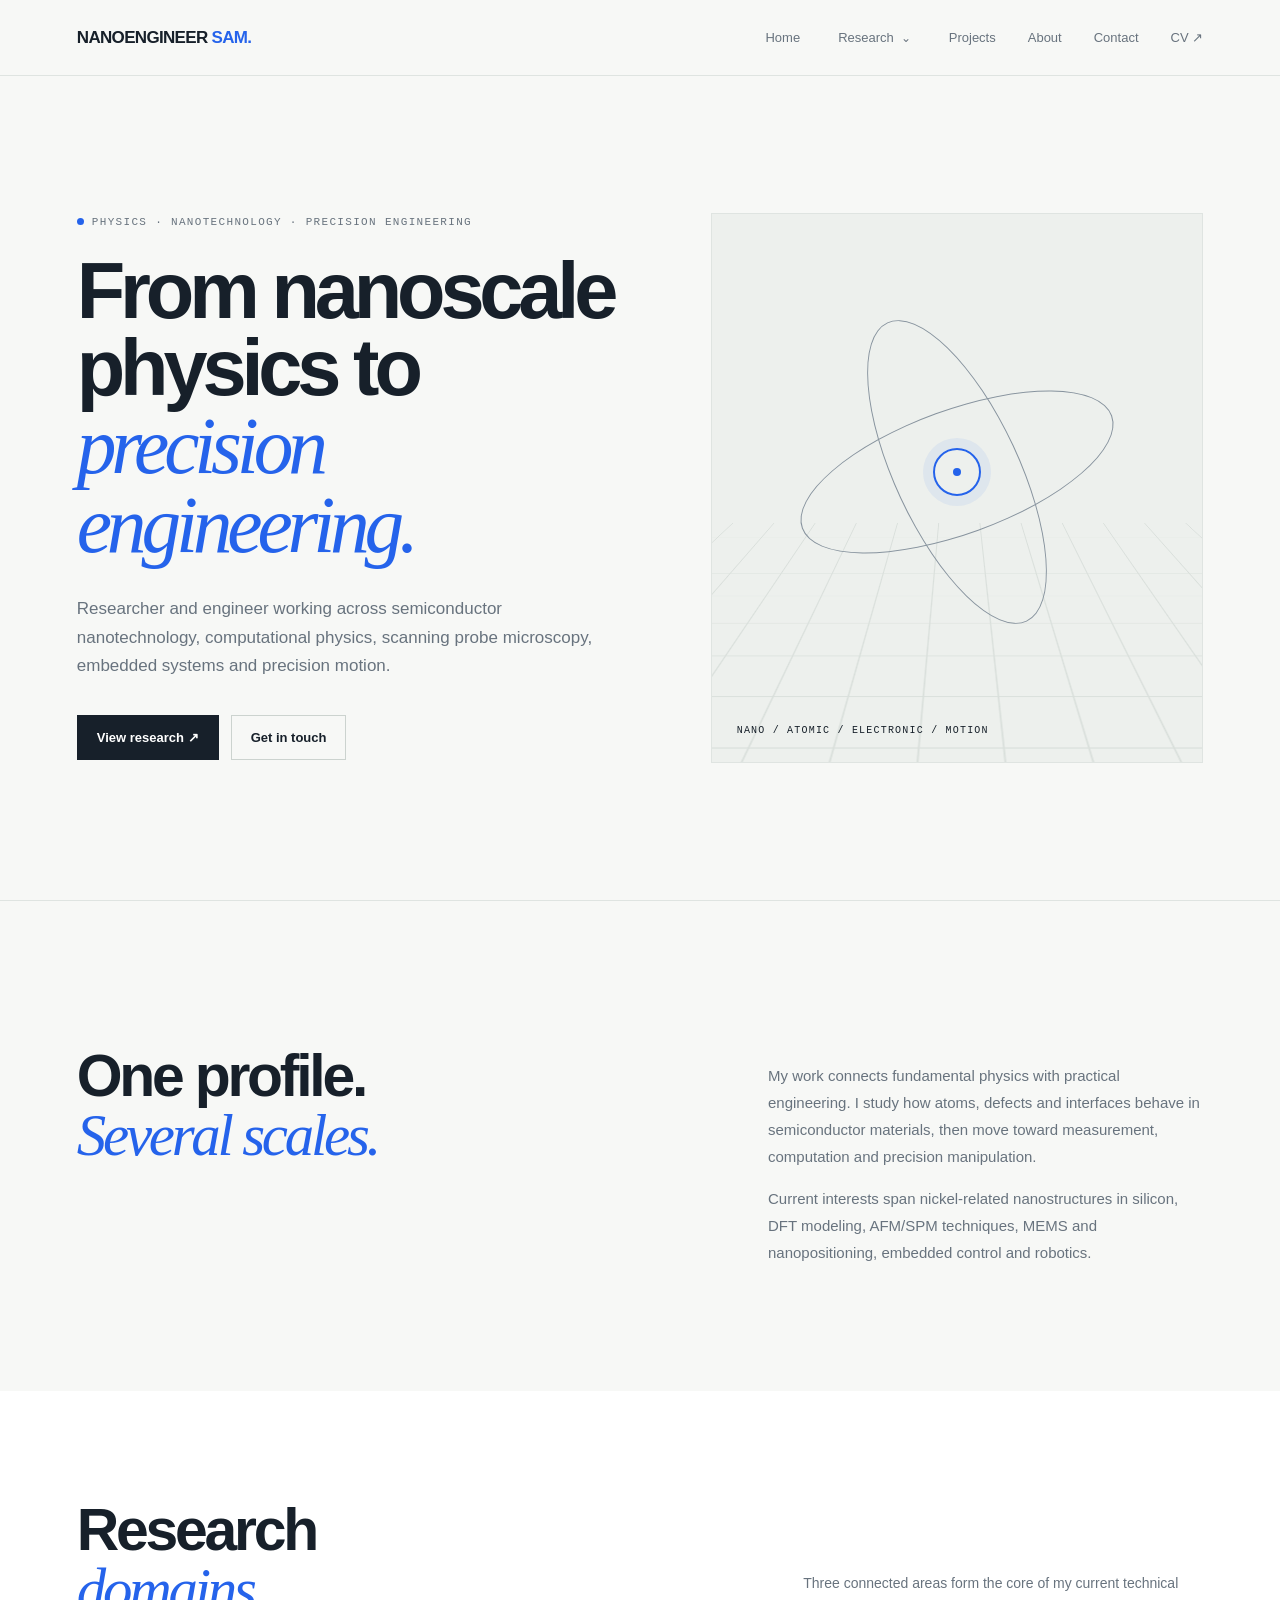
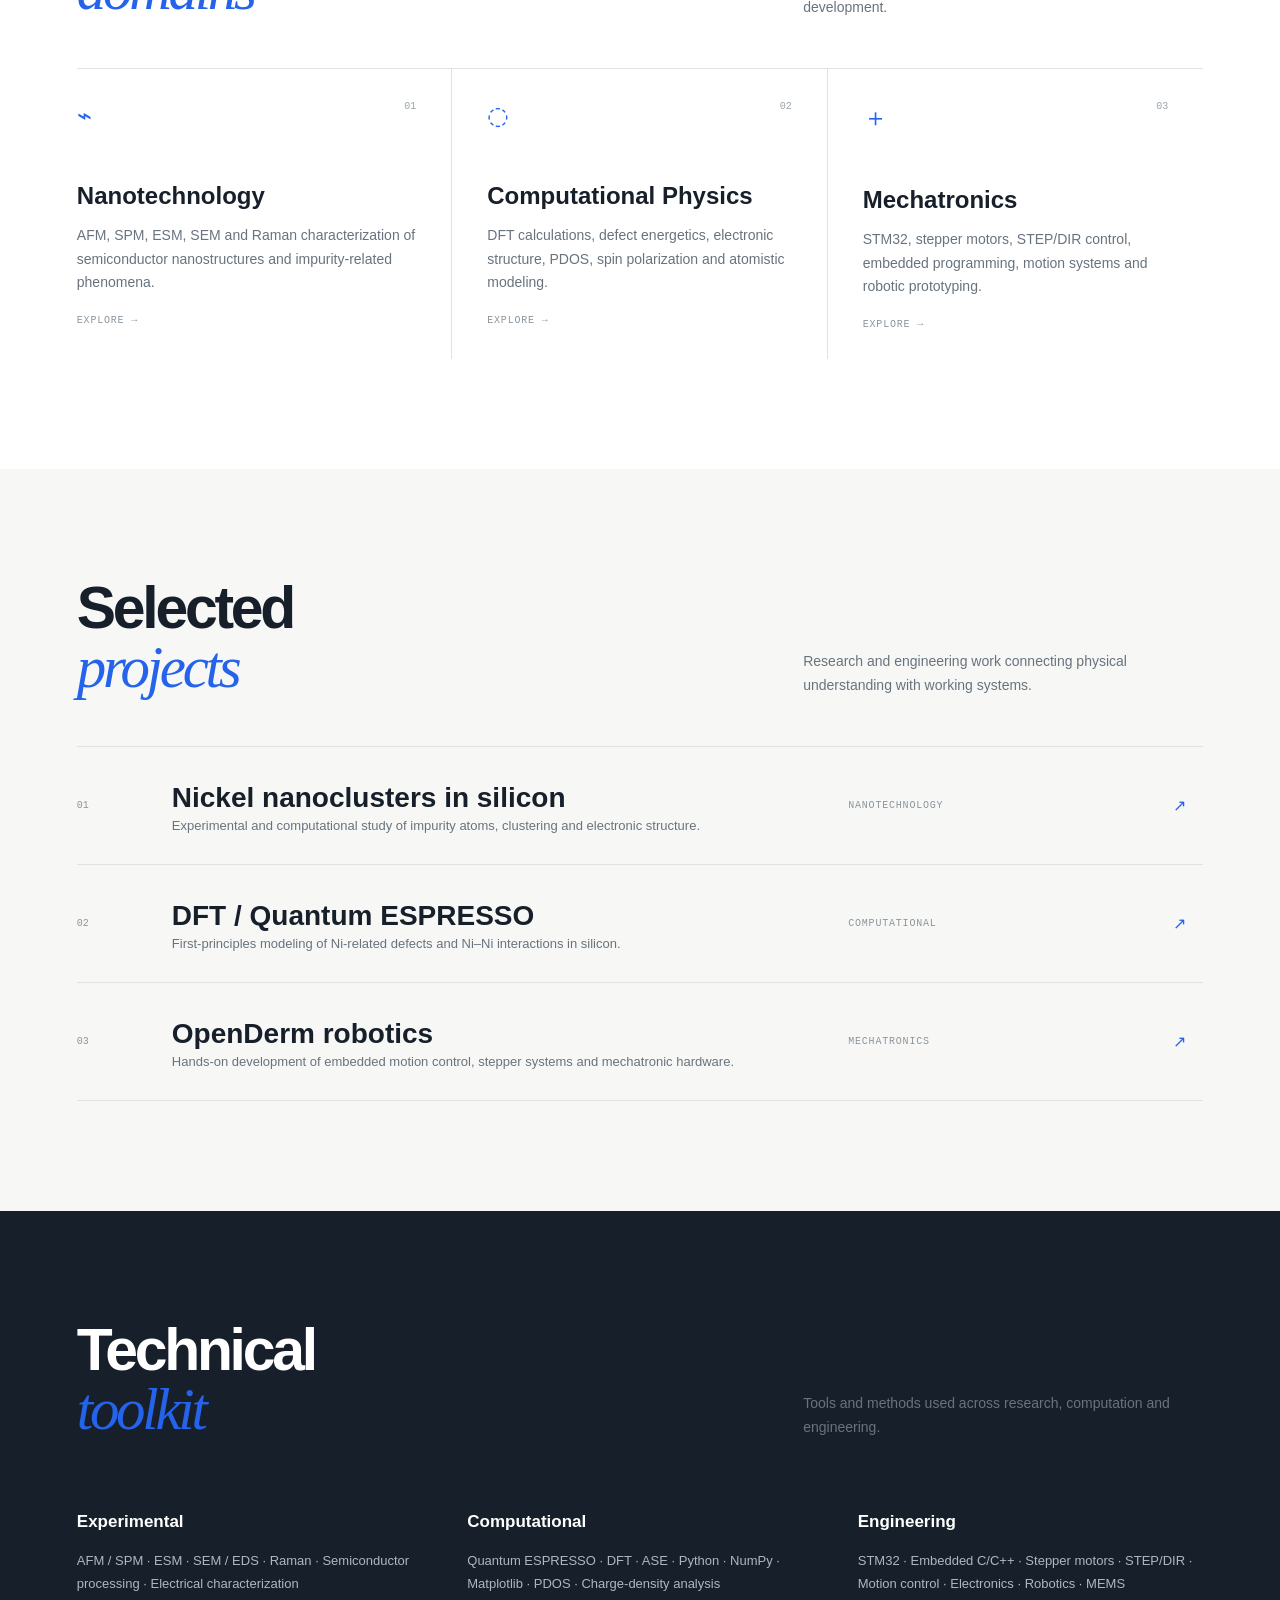
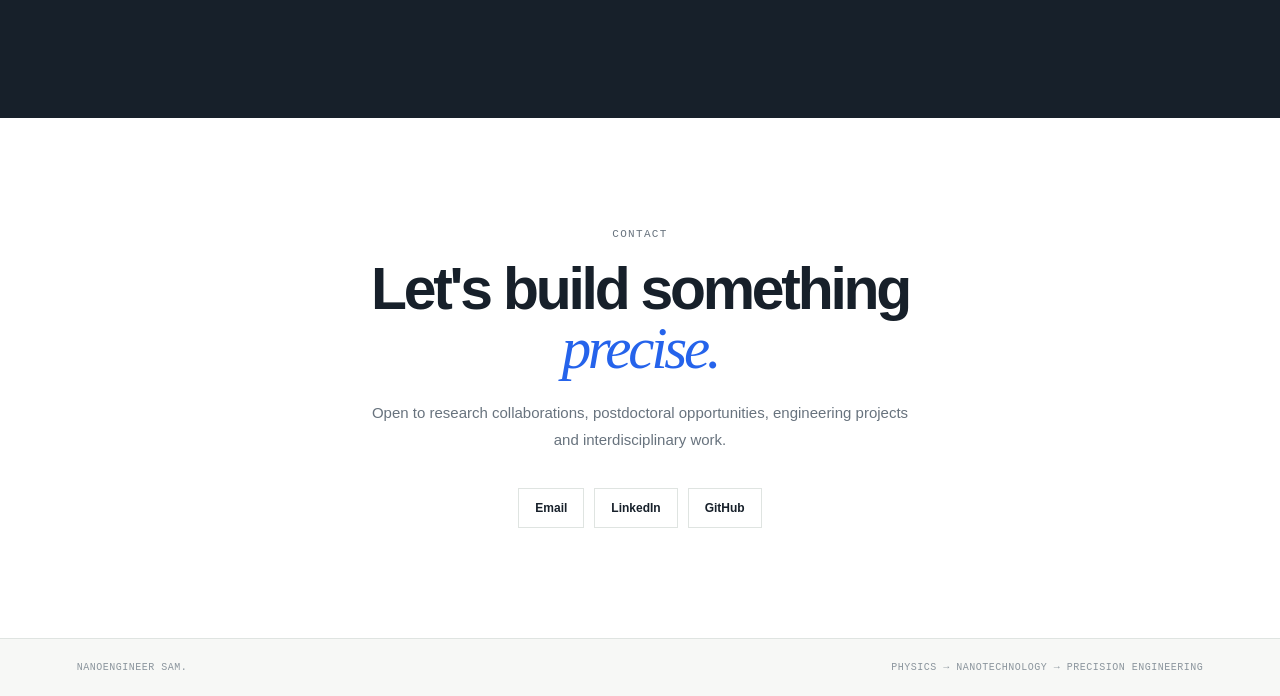
<file: index.html>
<!DOCTYPE html><html lang="en"><head><meta charset="UTF-8"><meta name="viewport" content="width=device-width,initial-scale=1.0"><title>Nanoengineer Sam — Physics · Nanotechnology · Robotics</title><link rel="stylesheet" href="style.css"></head><body><header class="nav">
  <a class="logo" href="index.html">NANOENGINEER <b>SAM.</b></a>
  <nav class="navlinks">
    <a href="index.html">Home</a>
    <div class="dropdown">
      <button class="dropdown-button">Research</button>
      <div class="dropdown-menu">
        <a href="nanotechnology.html">Nanotechnology<small>AFM · SPM · SEM · Raman</small></a>
        <a href="computational-physics.html">Computational Physics<small>DFT · Quantum ESPRESSO · Python</small></a>
        <a href="mechatronics.html">Mechatronics<small>STM32 · Motion · Robotics</small></a>
      </div>
    </div>
    <a href="index.html#projects">Projects</a>
    <a href="index.html#about">About</a>
    <a href="index.html#contact">Contact</a>
    <a class="cv" href="#" title="Add your CV PDF link here">CV ↗</a>
  </nav>
</header>
<main class="page">
<section class="hero"><div><div class="kicker"><i></i>PHYSICS · NANOTECHNOLOGY · PRECISION ENGINEERING</div><h1>From nanoscale physics to <em>precision engineering.</em></h1><p class="lead">Researcher and engineer working across semiconductor nanotechnology, computational physics, scanning probe microscopy, embedded systems and precision motion.</p><div class="actions"><a class="btn primary" href="#projects">View research ↗</a><a class="btn" href="#contact">Get in touch</a></div></div><div class="visual"><div class="grid"></div><div class="orbit"></div><div class="orbit two"></div><div class="core"></div><div class="vlabel">NANO / ATOMIC / ELECTRONIC / MOTION</div></div></section>
<section class="profile" id="about"><div class="profilegrid"><h2>One profile.<br><em>Several scales.</em></h2><div><p class="copy">My work connects fundamental physics with practical engineering. I study how atoms, defects and interfaces behave in semiconductor materials, then move toward measurement, computation and precision manipulation.</p><p class="copy">Current interests span nickel-related nanostructures in silicon, DFT modeling, AFM/SPM techniques, MEMS and nanopositioning, embedded control and robotics.</p></div></div></section>
<section class="capabilities"><div class="inner"><div class="sectionhead"><h2>Research<br><em>domains</em></h2><p>Three connected areas form the core of my current technical development.</p></div><div class="cards">
<div class="card"><span class="num">01</span><div class="icon">⌁</div><h3>Nanotechnology</h3><p>AFM, SPM, ESM, SEM and Raman characterization of semiconductor nanostructures and impurity-related phenomena.</p><a href="nanotechnology.html" class="ptype">EXPLORE →</a></div>
<div class="card"><span class="num">02</span><div class="icon">◌</div><h3>Computational Physics</h3><p>DFT calculations, defect energetics, electronic structure, PDOS, spin polarization and atomistic modeling.</p><a href="computational-physics.html" class="ptype">EXPLORE →</a></div>
<div class="card"><span class="num">03</span><div class="icon">＋</div><h3>Mechatronics</h3><p>STM32, stepper motors, STEP/DIR control, embedded programming, motion systems and robotic prototyping.</p><a href="mechatronics.html" class="ptype">EXPLORE →</a></div>
</div></div></section>
<section class="projects" id="projects"><div class="inner"><div class="sectionhead"><h2>Selected<br><em>projects</em></h2><p>Research and engineering work connecting physical understanding with working systems.</p></div>
<div class="projectrow"><span class="pnum">01</span><div><h3>Nickel nanoclusters in silicon</h3><p>Experimental and computational study of impurity atoms, clustering and electronic structure.</p></div><span class="ptype">NANOTECHNOLOGY</span><span class="arrow">↗</span></div>
<div class="projectrow"><span class="pnum">02</span><div><h3>DFT / Quantum ESPRESSO</h3><p>First-principles modeling of Ni-related defects and Ni–Ni interactions in silicon.</p></div><span class="ptype">COMPUTATIONAL</span><span class="arrow">↗</span></div>
<div class="projectrow"><span class="pnum">03</span><div><h3>OpenDerm robotics</h3><p>Hands-on development of embedded motion control, stepper systems and mechatronic hardware.</p></div><span class="ptype">MECHATRONICS</span><span class="arrow">↗</span></div>
</div></section>
<section class="skills"><div class="inner"><div class="sectionhead"><h2>Technical<br><em>toolkit</em></h2><p>Tools and methods used across research, computation and engineering.</p></div><div class="skillgrid">
<div class="skill"><h3>Experimental</h3><p>AFM / SPM · ESM · SEM / EDS · Raman · Semiconductor processing · Electrical characterization</p></div>
<div class="skill"><h3>Computational</h3><p>Quantum ESPRESSO · DFT · ASE · Python · NumPy · Matplotlib · PDOS · Charge-density analysis</p></div>
<div class="skill"><h3>Engineering</h3><p>STM32 · Embedded C/C++ · Stepper motors · STEP/DIR · Motion control · Electronics · Robotics · MEMS</p></div>
</div></div></section>
<section class="contact" id="contact"><div class="inner"><div class="kicker">CONTACT</div><h2>Let's build something<br><em>precise.</em></h2><p class="copy">Open to research collaborations, postdoctoral opportunities, engineering projects and interdisciplinary work.</p><div class="links"><a href="mailto:your.email@example.com">Email</a><a href="#" title="Add your LinkedIn URL">LinkedIn</a><a href="#" title="Add your GitHub URL">GitHub</a></div></div></section>
</main><footer><span>NANOENGINEER SAM.</span><span>PHYSICS → NANOTECHNOLOGY → PRECISION ENGINEERING</span></footer></body></html>
</file>
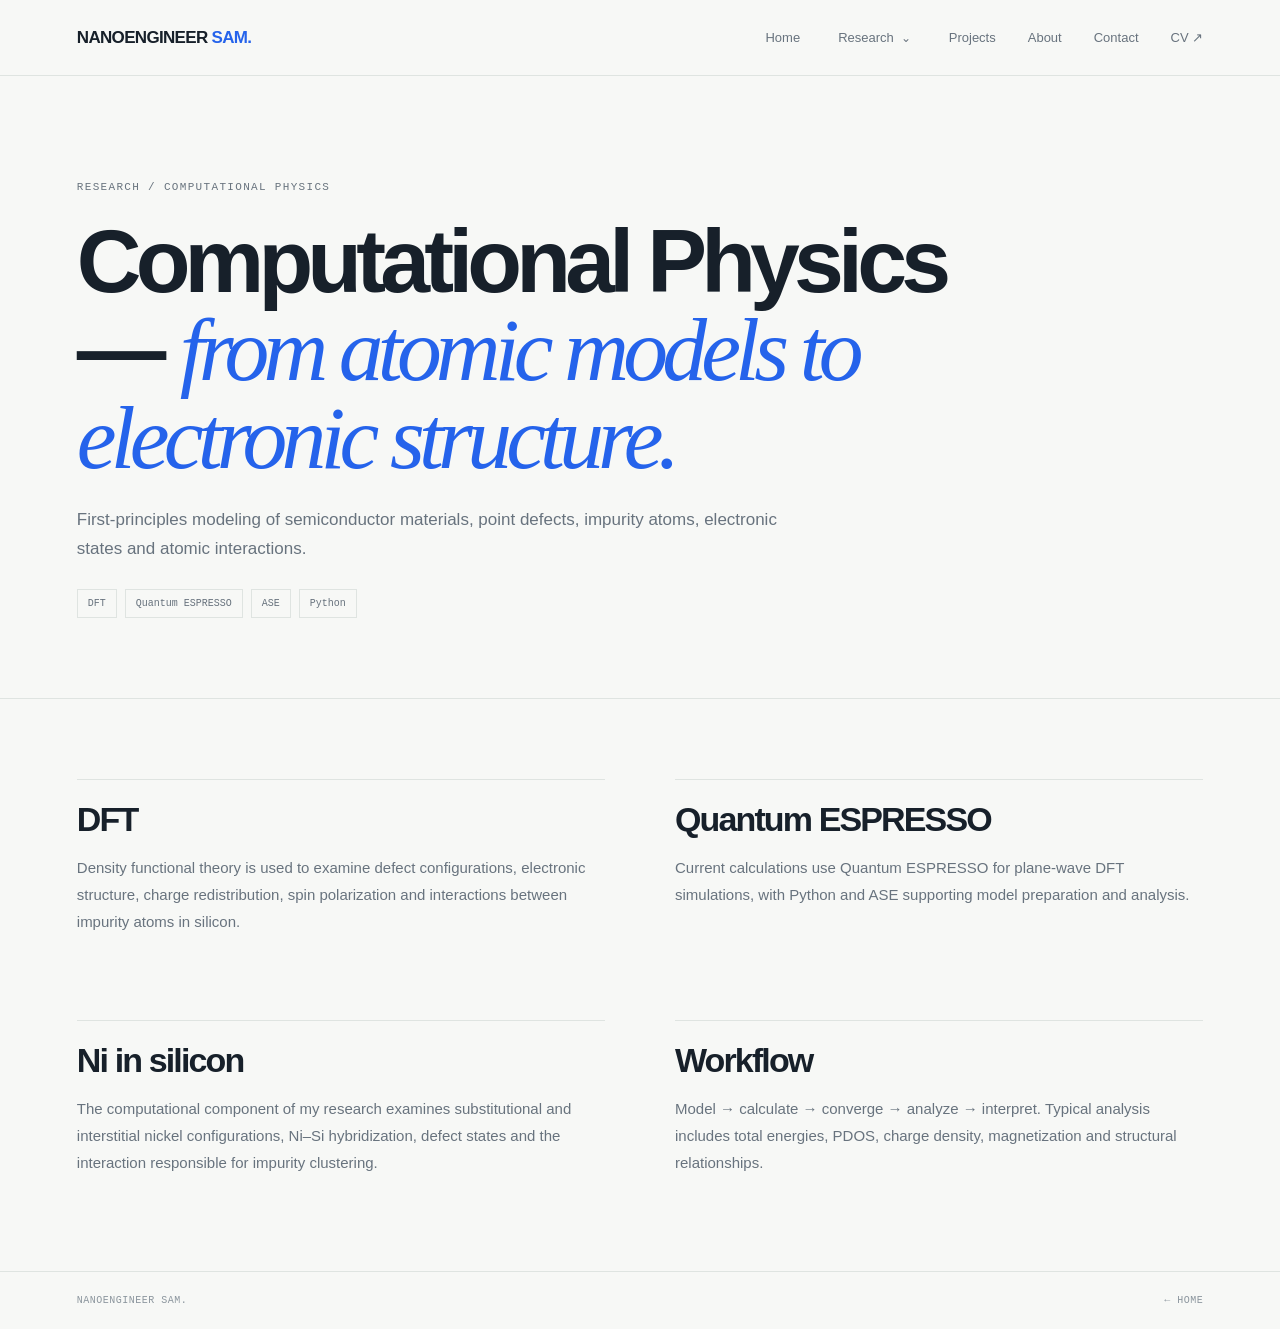
<file: computational-physics.html>
<!DOCTYPE html><html lang="en"><head><meta charset="UTF-8"><meta name="viewport" content="width=device-width,initial-scale=1.0"><title>Computational Physics — Nanoengineer Sam</title><link rel="stylesheet" href="style.css"></head><body><header class="nav">
  <a class="logo" href="index.html">NANOENGINEER <b>SAM.</b></a>
  <nav class="navlinks">
    <a href="index.html">Home</a>
    <div class="dropdown">
      <button class="dropdown-button">Research</button>
      <div class="dropdown-menu">
        <a href="nanotechnology.html">Nanotechnology<small>AFM · SPM · SEM · Raman</small></a>
        <a href="computational-physics.html">Computational Physics<small>DFT · Quantum ESPRESSO · Python</small></a>
        <a href="mechatronics.html">Mechatronics<small>STM32 · Motion · Robotics</small></a>
      </div>
    </div>
    <a href="index.html#projects">Projects</a>
    <a href="index.html#about">About</a>
    <a href="index.html#contact">Contact</a>
    <a class="cv" href="#" title="Add your CV PDF link here">CV ↗</a>
  </nav>
</header>
<section class="pagehero"><div class="inner"><div class="kicker">RESEARCH / COMPUTATIONAL PHYSICS</div><h1>Computational Physics — <em>from atomic models to electronic structure.</em></h1><p class="lead">First-principles modeling of semiconductor materials, point defects, impurity atoms, electronic states and atomic interactions.</p><div class="pillrow"><span class="pill">DFT</span><span class="pill">Quantum ESPRESSO</span><span class="pill">ASE</span><span class="pill">Python</span></div></div></section>
<main class="content"><div class="contentgrid">
<div class="block"><h2>DFT</h2><p>Density functional theory is used to examine defect configurations, electronic structure, charge redistribution, spin polarization and interactions between impurity atoms in silicon.</p></div>
<div class="block"><h2>Quantum ESPRESSO</h2><p>Current calculations use Quantum ESPRESSO for plane-wave DFT simulations, with Python and ASE supporting model preparation and analysis.</p></div>
<div class="block"><h2>Ni in silicon</h2><p>The computational component of my research examines substitutional and interstitial nickel configurations, Ni–Si hybridization, defect states and the interaction responsible for impurity clustering.</p></div>
<div class="block"><h2>Workflow</h2><p>Model → calculate → converge → analyze → interpret. Typical analysis includes total energies, PDOS, charge density, magnetization and structural relationships.</p></div>
</div></main><footer><span>NANOENGINEER SAM.</span><a href="index.html">← HOME</a></footer></body></html>
</file>
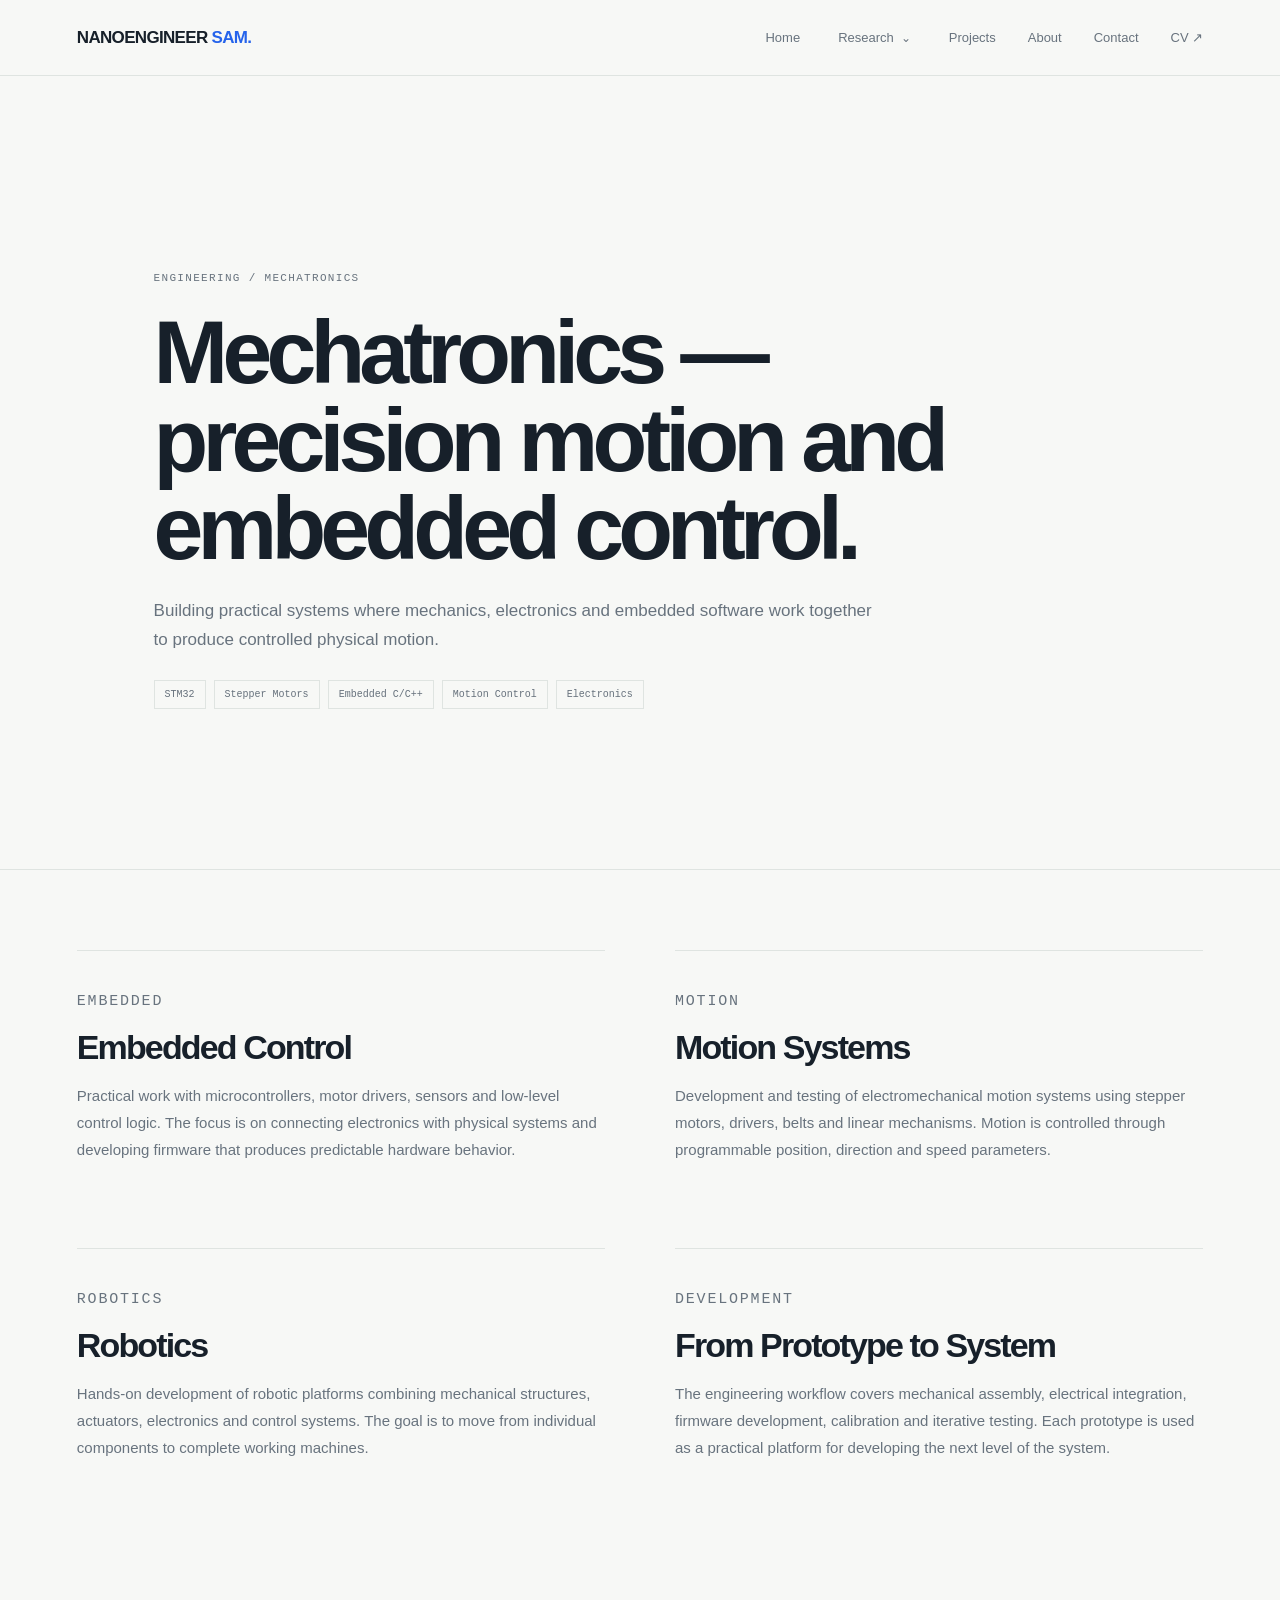
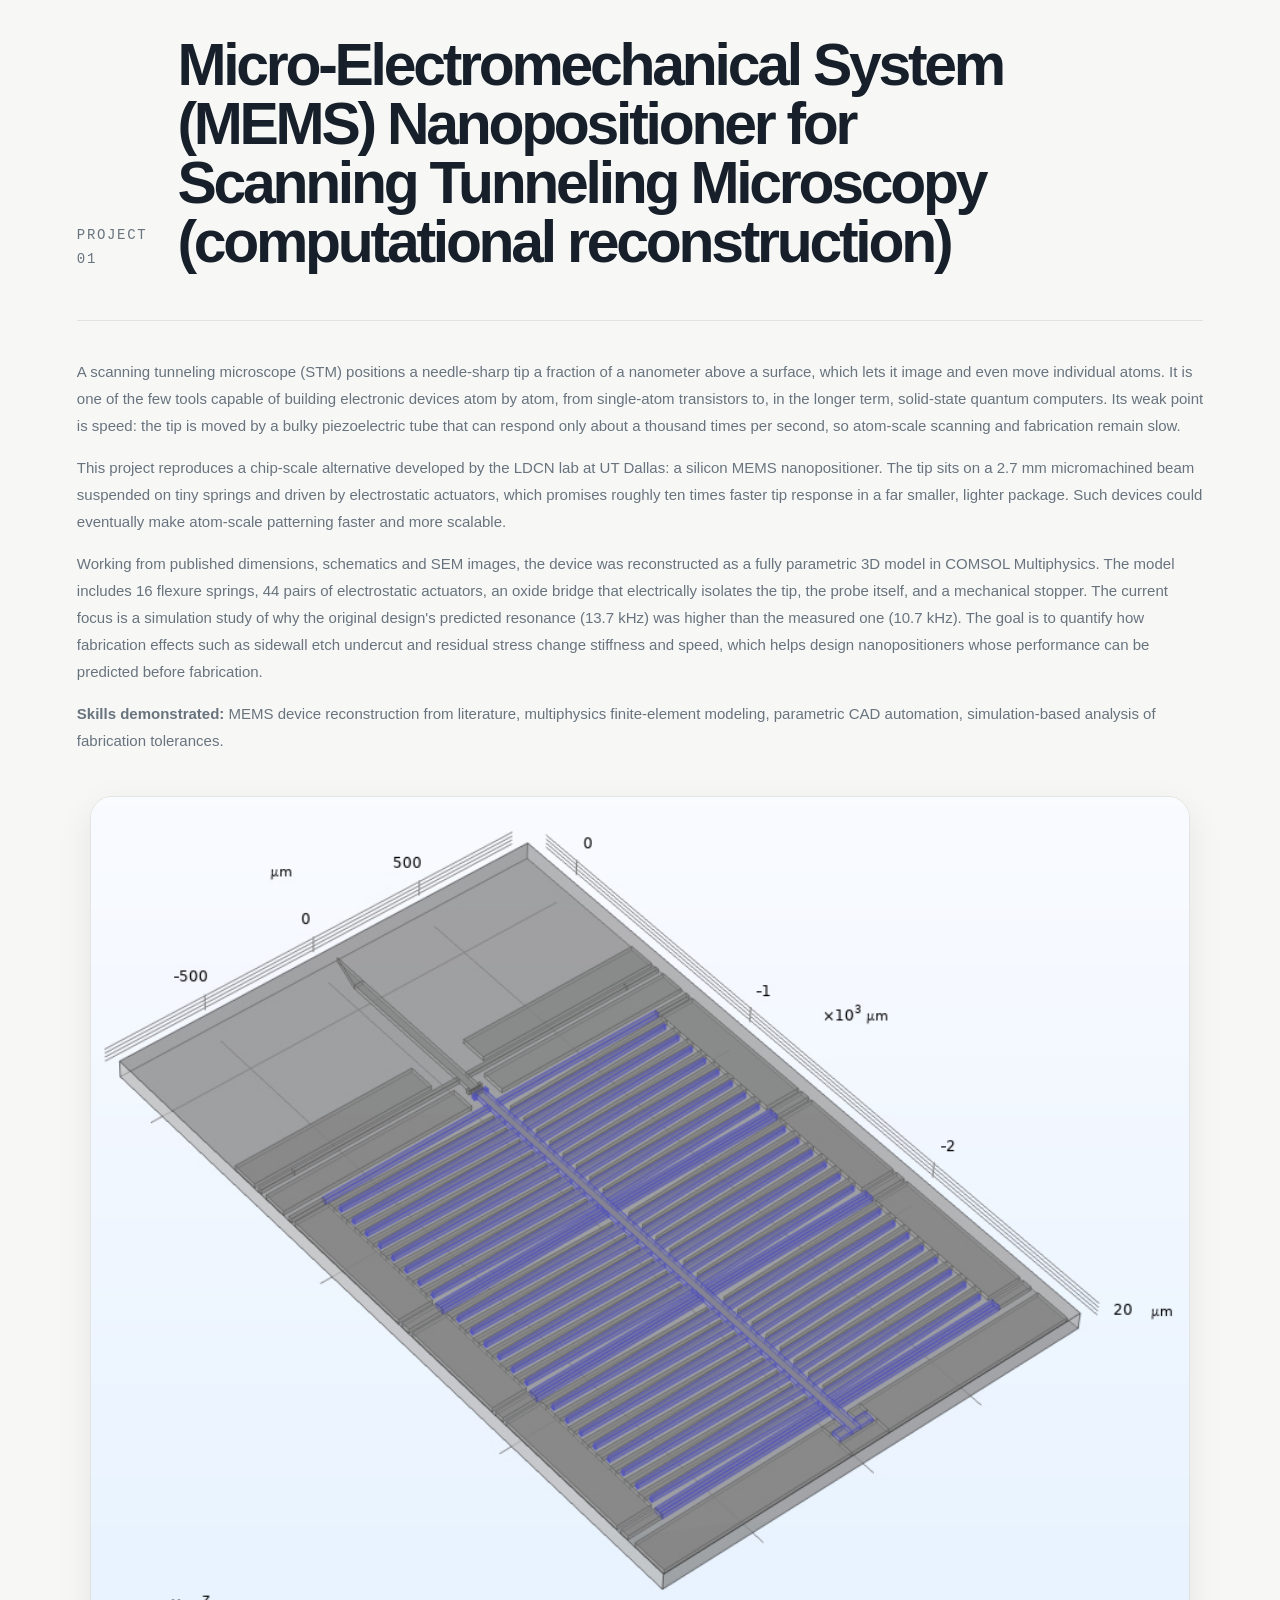
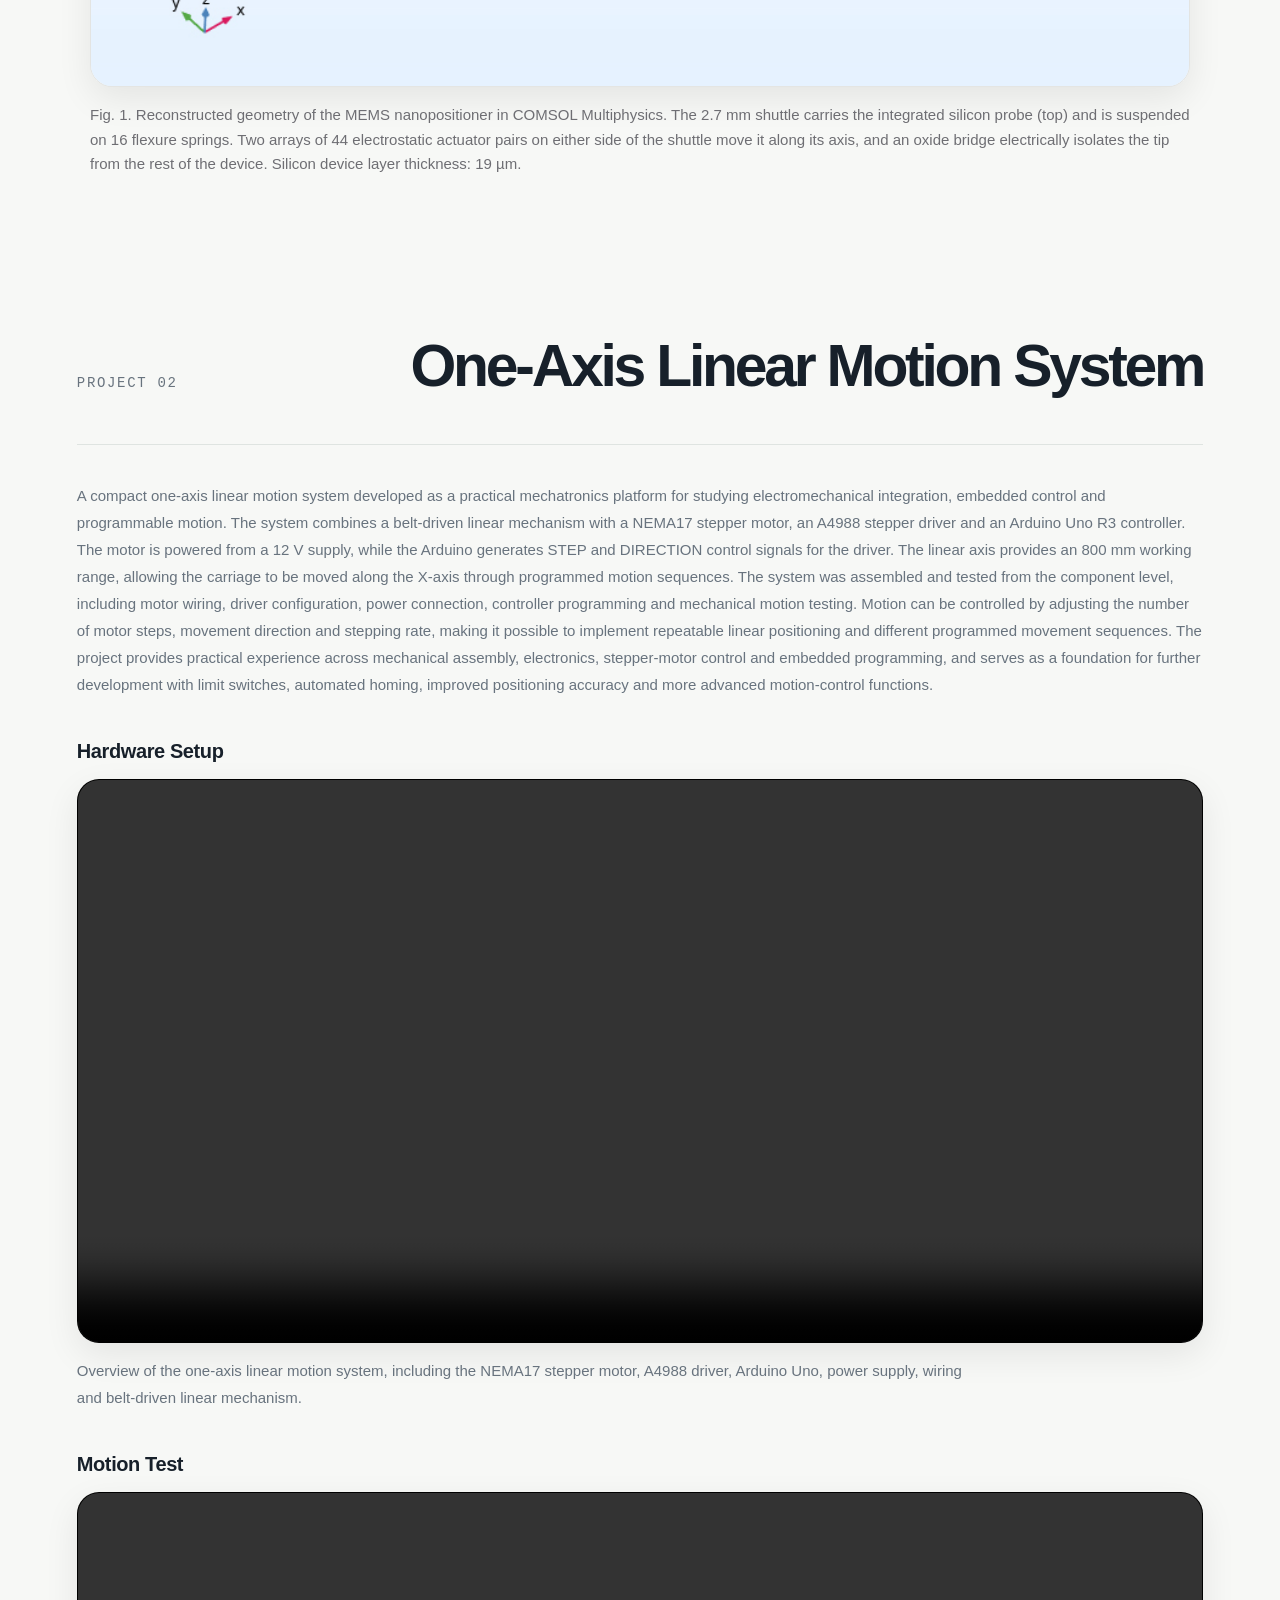
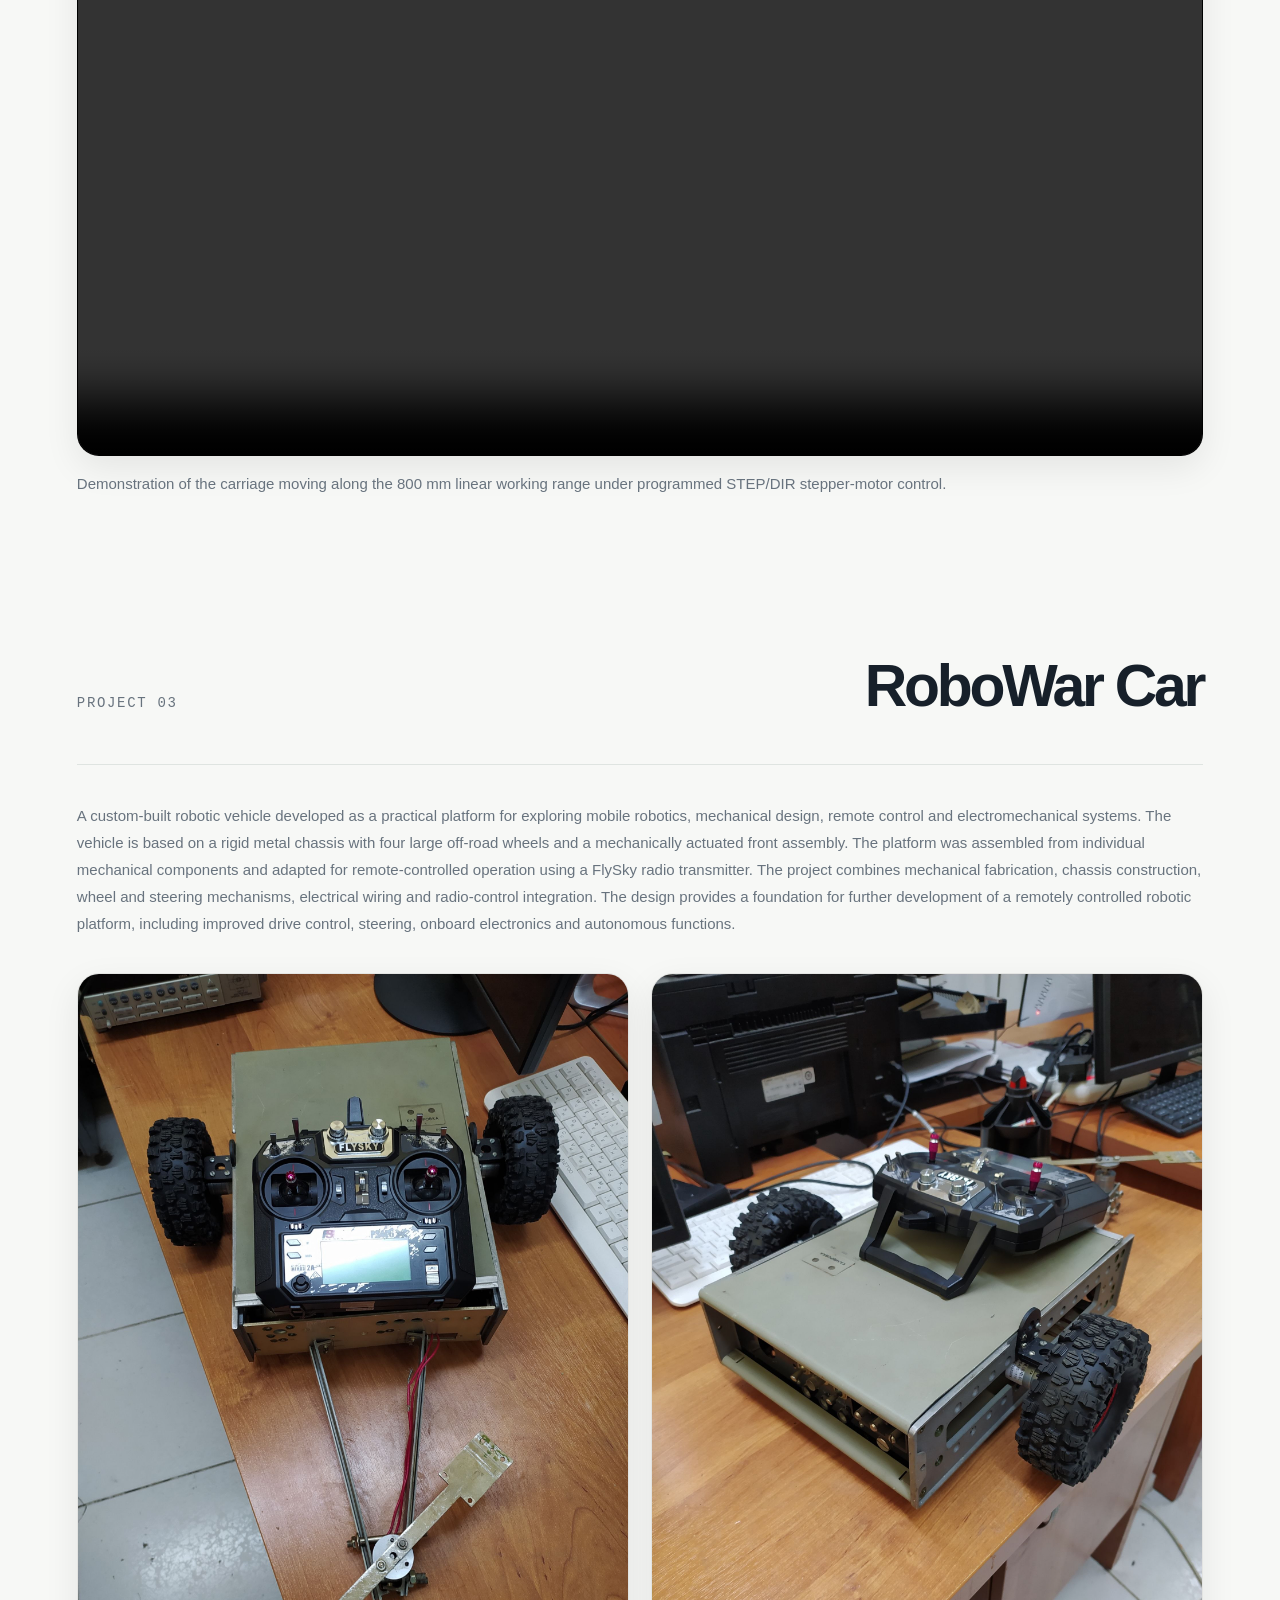
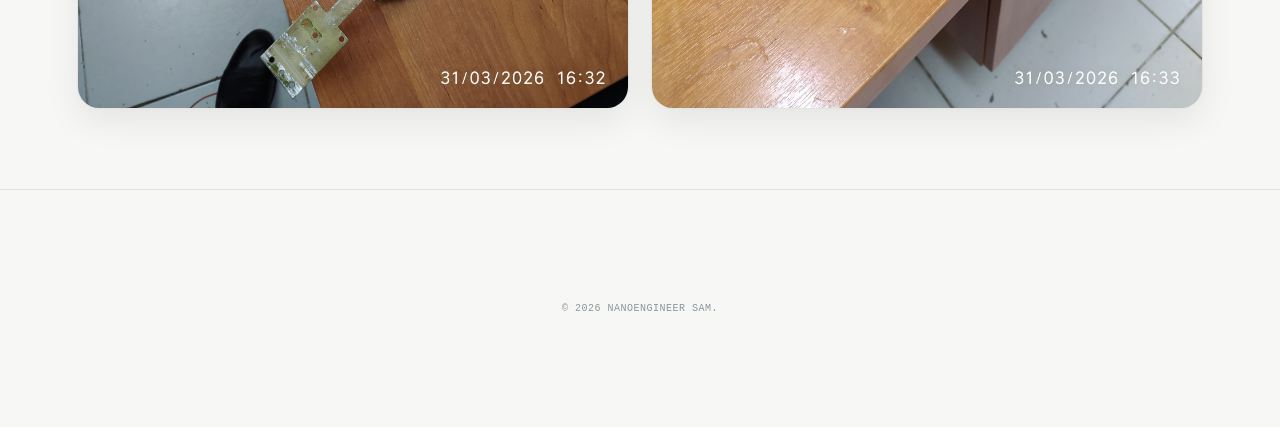
<file: mechatronics.html>
<!DOCTYPE html>
<html lang="en">
<head>
<meta charset="UTF-8">
<meta name="viewport" content="width=device-width, initial-scale=1.0">
<title>Mechatronics — NANOENGINEER SAM.</title>
<link rel="stylesheet" href="style.css">
<style>
.project-media{margin-top:42px}.project-media h3{margin:0 0 16px;font-size:20px;letter-spacing:-.02em}.project-video{width:100%;display:block;background:#000;border-radius:22px;border:1px solid rgba(0,0,0,.08);box-shadow:0 12px 35px rgba(0,0,0,.08)}.media-caption{margin:14px 0 0;color:#6e6e73;line-height:1.65;max-width:900px}.project-figure{margin:42px auto 0;max-width:1100px}.project-figure img{width:100%;height:auto;display:block;border-radius:22px;border:1px solid rgba(0,0,0,.08);box-shadow:0 12px 35px rgba(0,0,0,.08)}.project-figure figcaption{margin-top:16px;color:#6e6e73;line-height:1.65;font-size:15px}.project-image-grid{display:grid;grid-template-columns:repeat(2,minmax(0,1fr));gap:22px;margin-top:36px}.project-image{width:100%;height:auto;display:block;border-radius:22px;border:1px solid rgba(0,0,0,.08);box-shadow:0 12px 35px rgba(0,0,0,.08)}.project-title{max-width:950px}@media(max-width:700px){.project-image-grid{grid-template-columns:1fr}}
</style>
</head>
<body>
<header class="nav">
<a class="logo" href="index.html">NANOENGINEER <b>SAM.</b></a>
<nav class="navlinks">
<a href="index.html">Home</a>
<div class="dropdown"><button class="dropdown-button">Research</button><div class="dropdown-menu">
<a href="nanotechnology.html">Nanotechnology<small>AFM · SPM · SEM · Raman</small></a>
<a href="computational-physics.html">Computational Physics<small>DFT · Quantum ESPRESSO · Python</small></a>
<a href="mechatronics.html">Mechatronics<small>STM32 · Motion · Robotics</small></a>
</div></div>
<a href="index.html#projects">Projects</a><a href="index.html#about">About</a><a href="index.html#contact">Contact</a><a class="cv" href="#" title="Add your CV PDF link here">CV ↗</a>
</nav></header>
<main>
<section class="pagehero"><div class="content"><p class="kicker">ENGINEERING / MECHATRONICS</p><h1>Mechatronics — precision motion and embedded control.</h1><p class="lead">Building practical systems where mechanics, electronics and embedded software work together to produce controlled physical motion.</p><div class="pillrow"><span class="pill">STM32</span><span class="pill">Stepper Motors</span><span class="pill">Embedded C/C++</span><span class="pill">Motion Control</span><span class="pill">Electronics</span></div></div></section>
<section class="content"><div class="contentgrid">
<article class="block"><p class="kicker">EMBEDDED</p><h2>Embedded Control</h2><p>Practical work with microcontrollers, motor drivers, sensors and low-level control logic. The focus is on connecting electronics with physical systems and developing firmware that produces predictable hardware behavior.</p></article>
<article class="block"><p class="kicker">MOTION</p><h2>Motion Systems</h2><p>Development and testing of electromechanical motion systems using stepper motors, drivers, belts and linear mechanisms. Motion is controlled through programmable position, direction and speed parameters.</p></article>
<article class="block"><p class="kicker">ROBOTICS</p><h2>Robotics</h2><p>Hands-on development of robotic platforms combining mechanical structures, actuators, electronics and control systems. The goal is to move from individual components to complete working machines.</p></article>
<article class="block"><p class="kicker">DEVELOPMENT</p><h2>From Prototype to System</h2><p>The engineering workflow covers mechanical assembly, electrical integration, firmware development, calibration and iterative testing. Each prototype is used as a practical platform for developing the next level of the system.</p></article>
</div></section>

<section class="content"><div class="sectionhead project-title"><p class="kicker">PROJECT 01</p><h2>Micro-Electromechanical System (MEMS) Nanopositioner for Scanning Tunneling Microscopy (computational reconstruction)</h2></div><article class="block">
<p>A scanning tunneling microscope (STM) positions a needle-sharp tip a fraction of a nanometer above a surface, which lets it image and even move individual atoms. It is one of the few tools capable of building electronic devices atom by atom, from single-atom transistors to, in the longer term, solid-state quantum computers. Its weak point is speed: the tip is moved by a bulky piezoelectric tube that can respond only about a thousand times per second, so atom-scale scanning and fabrication remain slow.</p>
<p>This project reproduces a chip-scale alternative developed by the LDCN lab at UT Dallas: a silicon MEMS nanopositioner. The tip sits on a 2.7 mm micromachined beam suspended on tiny springs and driven by electrostatic actuators, which promises roughly ten times faster tip response in a far smaller, lighter package. Such devices could eventually make atom-scale patterning faster and more scalable.</p>
<p>Working from published dimensions, schematics and SEM images, the device was reconstructed as a fully parametric 3D model in COMSOL Multiphysics. The model includes 16 flexure springs, 44 pairs of electrostatic actuators, an oxide bridge that electrically isolates the tip, the probe itself, and a mechanical stopper. The current focus is a simulation study of why the original design's predicted resonance (13.7 kHz) was higher than the measured one (10.7 kHz). The goal is to quantify how fabrication effects such as sidewall etch undercut and residual stress change stiffness and speed, which helps design nanopositioners whose performance can be predicted before fabrication.</p>
<p><strong>Skills demonstrated:</strong> MEMS device reconstruction from literature, multiphysics finite-element modeling, parametric CAD automation, simulation-based analysis of fabrication tolerances.</p>
<figure class="project-figure"><img src="nanopositioner.jpg" alt="Reconstructed geometry of the MEMS nanopositioner in COMSOL Multiphysics" loading="lazy"><figcaption>Fig. 1. Reconstructed geometry of the MEMS nanopositioner in COMSOL Multiphysics. The 2.7 mm shuttle carries the integrated silicon probe (top) and is suspended on 16 flexure springs. Two arrays of 44 electrostatic actuator pairs on either side of the shuttle move it along its axis, and an oxide bridge electrically isolates the tip from the rest of the device. Silicon device layer thickness: 19 µm.</figcaption></figure>
</article></section>

<section class="content"><div class="sectionhead"><p class="kicker">PROJECT 02</p><h2>One-Axis Linear Motion System</h2></div><article class="block">
<p>A compact one-axis linear motion system developed as a practical mechatronics platform for studying electromechanical integration, embedded control and programmable motion. The system combines a belt-driven linear mechanism with a NEMA17 stepper motor, an A4988 stepper driver and an Arduino Uno R3 controller. The motor is powered from a 12 V supply, while the Arduino generates STEP and DIRECTION control signals for the driver. The linear axis provides an 800 mm working range, allowing the carriage to be moved along the X-axis through programmed motion sequences. The system was assembled and tested from the component level, including motor wiring, driver configuration, power connection, controller programming and mechanical motion testing. Motion can be controlled by adjusting the number of motor steps, movement direction and stepping rate, making it possible to implement repeatable linear positioning and different programmed movement sequences. The project provides practical experience across mechanical assembly, electronics, stepper-motor control and embedded programming, and serves as a foundation for further development with limit switches, automated homing, improved positioning accuracy and more advanced motion-control functions.</p>
<div class="project-media"><h3>Hardware Setup</h3><video class="project-video" controls preload="metadata"><source src="Oneaxis1.mp4" type="video/mp4">Your browser does not support HTML5 video.</video><p class="media-caption">Overview of the one-axis linear motion system, including the NEMA17 stepper motor, A4988 driver, Arduino Uno, power supply, wiring and belt-driven linear mechanism.</p></div>
<div class="project-media"><h3>Motion Test</h3><video class="project-video" controls preload="metadata"><source src="Oneaxis.mp4" type="video/mp4">Your browser does not support HTML5 video.</video><p class="media-caption">Demonstration of the carriage moving along the 800 mm linear working range under programmed STEP/DIR stepper-motor control.</p></div>
</article></section>

<section class="content"><div class="sectionhead"><p class="kicker">PROJECT 03</p><h2>RoboWar Car</h2></div><article class="block">
<p>A custom-built robotic vehicle developed as a practical platform for exploring mobile robotics, mechanical design, remote control and electromechanical systems. The vehicle is based on a rigid metal chassis with four large off-road wheels and a mechanically actuated front assembly. The platform was assembled from individual mechanical components and adapted for remote-controlled operation using a FlySky radio transmitter. The project combines mechanical fabrication, chassis construction, wheel and steering mechanisms, electrical wiring and radio-control integration. The design provides a foundation for further development of a remotely controlled robotic platform, including improved drive control, steering, onboard electronics and autonomous functions.</p>
<div class="project-image-grid"><img class="project-image" src="robocar1.jpg" alt="RoboWar Car — front and top view" loading="lazy"><img class="project-image" src="robocar2.jpg" alt="RoboWar Car — rear view" loading="lazy"></div>
</article></section>
</main>
<footer><div class="content"><p>© 2026 NANOENGINEER SAM.</p></div></footer>
</body></html>
</file>
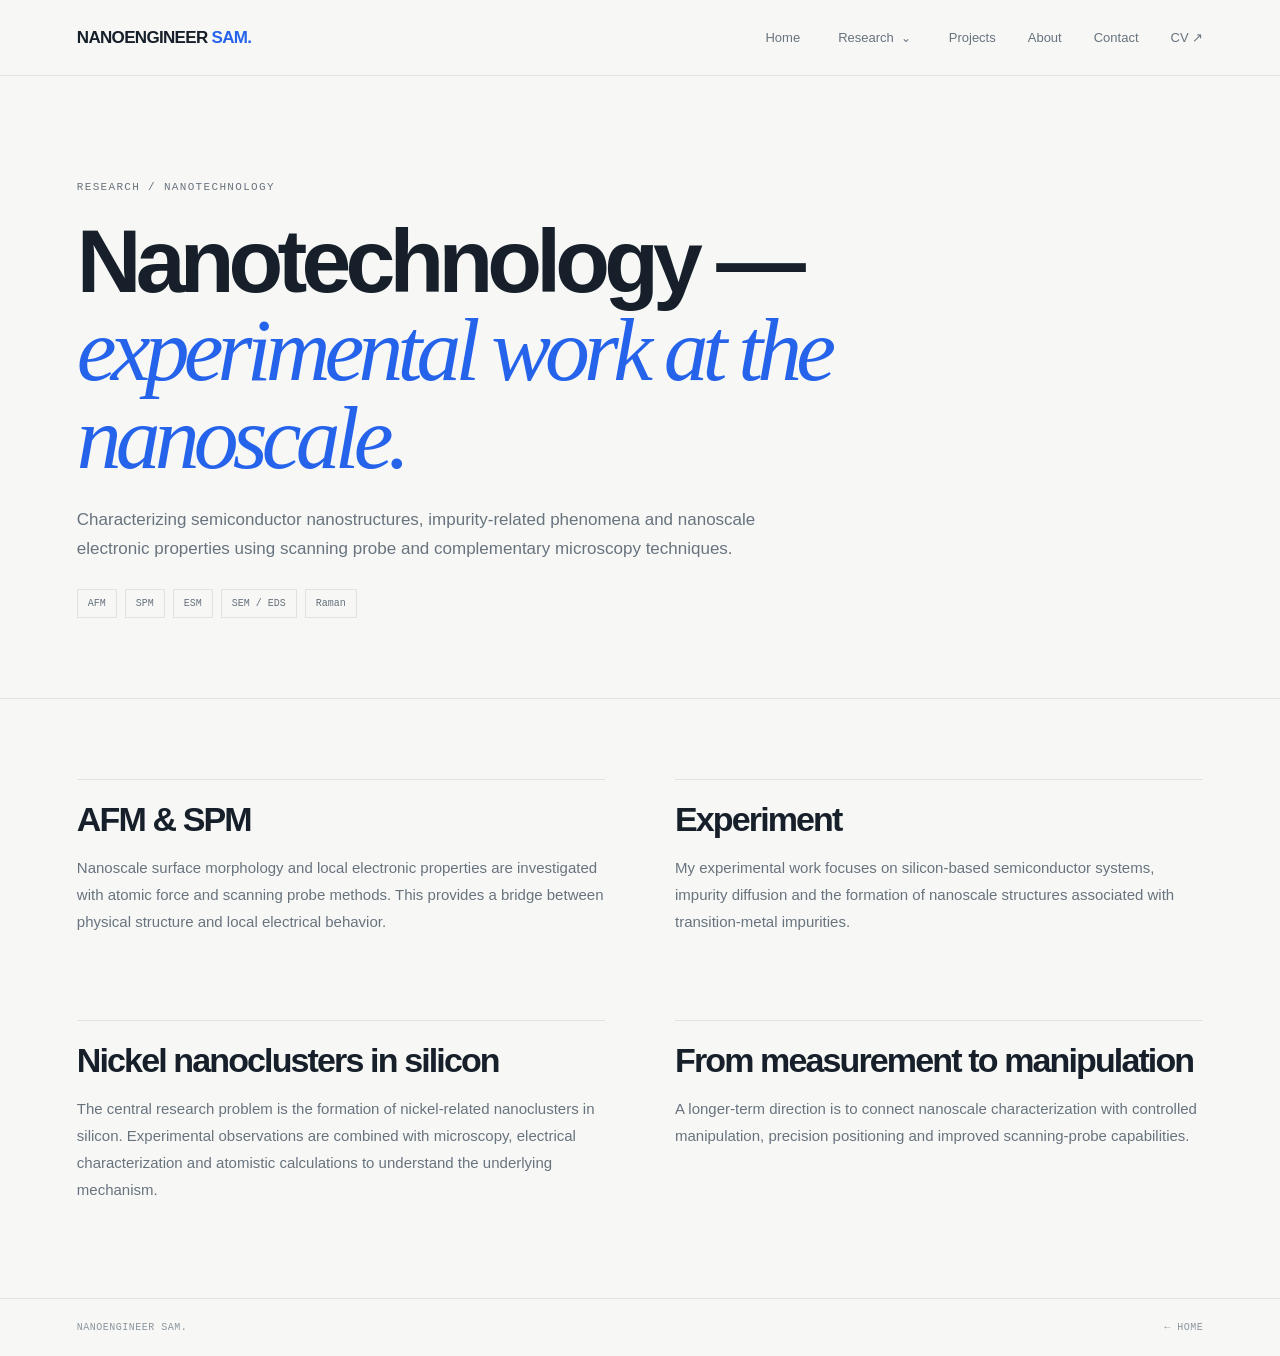
<file: nanotechnology.html>
<!DOCTYPE html><html lang="en"><head><meta charset="UTF-8"><meta name="viewport" content="width=device-width,initial-scale=1.0"><title>Nanotechnology — Nanoengineer Sam</title><link rel="stylesheet" href="style.css"></head><body><header class="nav">
  <a class="logo" href="index.html">NANOENGINEER <b>SAM.</b></a>
  <nav class="navlinks">
    <a href="index.html">Home</a>
    <div class="dropdown">
      <button class="dropdown-button">Research</button>
      <div class="dropdown-menu">
        <a href="nanotechnology.html">Nanotechnology<small>AFM · SPM · SEM · Raman</small></a>
        <a href="computational-physics.html">Computational Physics<small>DFT · Quantum ESPRESSO · Python</small></a>
        <a href="mechatronics.html">Mechatronics<small>STM32 · Motion · Robotics</small></a>
      </div>
    </div>
    <a href="index.html#projects">Projects</a>
    <a href="index.html#about">About</a>
    <a href="index.html#contact">Contact</a>
    <a class="cv" href="#" title="Add your CV PDF link here">CV ↗</a>
  </nav>
</header>
<section class="pagehero"><div class="inner"><div class="kicker">RESEARCH / NANOTECHNOLOGY</div><h1>Nanotechnology — <em>experimental work at the nanoscale.</em></h1><p class="lead">Characterizing semiconductor nanostructures, impurity-related phenomena and nanoscale electronic properties using scanning probe and complementary microscopy techniques.</p><div class="pillrow"><span class="pill">AFM</span><span class="pill">SPM</span><span class="pill">ESM</span><span class="pill">SEM / EDS</span><span class="pill">Raman</span></div></div></section>
<main class="content"><div class="contentgrid">
<div class="block"><h2>AFM & SPM</h2><p>Nanoscale surface morphology and local electronic properties are investigated with atomic force and scanning probe methods. This provides a bridge between physical structure and local electrical behavior.</p></div>
<div class="block"><h2>Experiment</h2><p>My experimental work focuses on silicon-based semiconductor systems, impurity diffusion and the formation of nanoscale structures associated with transition-metal impurities.</p></div>
<div class="block"><h2>Nickel nanoclusters in silicon</h2><p>The central research problem is the formation of nickel-related nanoclusters in silicon. Experimental observations are combined with microscopy, electrical characterization and atomistic calculations to understand the underlying mechanism.</p></div>
<div class="block"><h2>From measurement to manipulation</h2><p>A longer-term direction is to connect nanoscale characterization with controlled manipulation, precision positioning and improved scanning-probe capabilities.</p></div>
</div></main><footer><span>NANOENGINEER SAM.</span><a href="index.html">← HOME</a></footer></body></html>
</file>
<file: style.css>
:root {
  --bg:#f7f8f6; --paper:#fff; --ink:#17202a; --muted:#68737e;
  --line:#dfe4e1; --accent:#2563eb;
}
*{box-sizing:border-box}
html{scroll-behavior:smooth}
body{margin:0;background:var(--bg);color:var(--ink);font-family:Inter,Arial,sans-serif}
a{text-decoration:none;color:inherit}
.nav{position:sticky;top:0;z-index:50;height:76px;padding:0 6vw;display:flex;align-items:center;justify-content:space-between;background:rgba(247,248,246,.95);backdrop-filter:blur(12px);border-bottom:1px solid var(--line)}
.logo{font-size:17px;font-weight:700;letter-spacing:-.04em}.logo b{color:var(--accent)}
.navlinks{display:flex;align-items:center;gap:32px;height:100%;font-size:13px;color:var(--muted)}
.navlinks>a,.dropdown-button{height:100%;display:flex;align-items:center;border:0;background:none;color:inherit;font:inherit;cursor:pointer}
.navlinks>a:hover,.dropdown-button:hover,.active{color:var(--ink)!important}
.dropdown{position:relative;height:100%}
.dropdown-button:after{content:"⌄";font-size:12px;margin-left:7px;transition:.2s}
.dropdown:hover .dropdown-button:after{transform:rotate(180deg)}
.dropdown-menu{position:absolute;top:68px;left:-22px;width:245px;background:#fff;border:1px solid var(--line);box-shadow:0 18px 45px rgba(23,32,42,.10);padding:9px;opacity:0;visibility:hidden;transform:translateY(8px);transition:.18s}
.dropdown:hover .dropdown-menu,.dropdown:focus-within .dropdown-menu{opacity:1;visibility:visible;transform:translateY(0)}
.dropdown-menu a{display:block;padding:14px;font-size:13px;color:var(--ink);border-radius:3px}.dropdown-menu a:hover{background:#f1f4f2}
.dropdown-menu small{display:block;color:#89939b;font:10px "Courier New";margin-top:4px}
.cv{font-size:13px;font-weight:700}
.page{max-width:1450px;margin:auto}
.hero{min-height:calc(100vh - 76px);padding:9vh 6vw;display:grid;grid-template-columns:1.05fr .95fr;gap:7vw;align-items:center}
.kicker{font:11px "Courier New",monospace;letter-spacing:.12em;color:var(--muted)}.kicker i{display:inline-block;width:7px;height:7px;background:var(--accent);border-radius:50%;margin-right:8px}
h1{font-size:clamp(52px,6.2vw,88px);line-height:.98;letter-spacing:-.065em;margin:24px 0 30px}
h1 em,h2 em{font-family:Georgia,serif;font-weight:400;color:var(--accent)}
.lead{max-width:600px;color:var(--muted);font-size:17px;line-height:1.7}
.actions{display:flex;gap:12px;margin-top:34px}.btn{padding:14px 19px;border:1px solid #ccd3cf;font-size:13px;font-weight:700;display:inline-flex;gap:9px;align-items:center}.primary{background:var(--ink);color:#fff!important;border-color:var(--ink)!important}
.visual{height:550px;border:1px solid var(--line);background:#edf0ed;position:relative;overflow:hidden}
.grid{position:absolute;inset:-20%;background-image:linear-gradient(#d9dfdb 1px,transparent 1px),linear-gradient(90deg,#d9dfdb 1px,transparent 1px);background-size:46px 46px;transform:perspective(550px) rotateX(60deg) scale(1.35);top:32%}
.orbit{position:absolute;left:50%;top:47%;width:330px;height:125px;border:1px solid #87939e;border-radius:50%;transform:translate(-50%,-50%) rotate(-20deg)}
.orbit.two{transform:translate(-50%,-50%) rotate(65deg)}
.core{position:absolute;left:50%;top:47%;width:48px;height:48px;border:2px solid var(--accent);border-radius:50%;transform:translate(-50%,-50%);box-shadow:0 0 0 10px rgba(37,99,235,.07)}
.core:after{content:"";position:absolute;left:50%;top:50%;width:8px;height:8px;border-radius:50%;background:var(--accent);transform:translate(-50%,-50%)}
.vlabel{position:absolute;left:25px;bottom:22px;font:10px/1.8 "Courier New";letter-spacing:.12em}
section{padding:110px 6vw;max-width:1450px;margin:auto}.profile{border-top:1px solid var(--line)}
.profilegrid{display:grid;grid-template-columns:1.15fr .85fr;gap:8vw;margin-top:36px}
h2{font-size:clamp(40px,4.6vw,64px);line-height:1;letter-spacing:-.055em;margin:0}
.copy{color:var(--muted);font-size:15px;line-height:1.8}
.capabilities{background:#fff;max-width:none}.inner{max-width:1330px;margin:auto}
.sectionhead{display:flex;justify-content:space-between;align-items:end;gap:30px;margin-bottom:48px}
.sectionhead>p{max-width:400px;color:var(--muted);font-size:14px;line-height:1.7;margin:0}
.cards{display:grid;grid-template-columns:repeat(3,1fr);border-top:1px solid var(--line)}
.card{padding:32px 35px 28px 0;border-right:1px solid var(--line);min-height:260px}.card+.card{padding-left:35px}.card:last-child{border-right:0}
.card .num{float:right;font:10px "Courier New";color:#9ca5ac}.icon{font-size:25px;color:var(--accent);margin-bottom:52px}
.card h3{font-size:24px;margin:0 0 12px}.card p{font-size:14px;color:var(--muted);line-height:1.7}
.projects{max-width:none}.projectrow{display:grid;grid-template-columns:70px 1fr 300px 30px;gap:25px;align-items:center;padding:31px 0;border-top:1px solid var(--line)}.projectrow:last-child{border-bottom:1px solid var(--line)}
.pnum,.ptype{font:10px "Courier New";color:#8b959d}.ptype{letter-spacing:.08em}.projectrow h3{font-size:28px;margin:4px 0}.projectrow p{margin:0;color:var(--muted);font-size:13px}.arrow{color:var(--accent)}
.skills{background:var(--ink);color:#fff;max-width:none}.skillgrid{display:grid;grid-template-columns:repeat(3,1fr);gap:45px;margin-top:55px}
.skill h3{font-size:17px}.skill p{color:#aeb7bf;line-height:1.8;font-size:13px}
.contact{text-align:center;background:#fff;max-width:none}.contact h2{margin:20px 0}.contact .copy{max-width:550px;margin:0 auto 35px}
.links{display:flex;justify-content:center;flex-wrap:wrap;gap:10px}.links a{border:1px solid var(--line);padding:12px 16px;font-size:12px;font-weight:600}
.pagehero{padding:105px 6vw 80px;border-bottom:1px solid var(--line)}.pagehero .inner{max-width:1330px}.pagehero h1{font-size:clamp(52px,7vw,92px);max-width:950px;margin:25px 0}.pagehero .lead{max-width:720px}
.content{padding:80px 6vw;max-width:1330px;margin:auto}.contentgrid{display:grid;grid-template-columns:1fr 1fr;gap:70px}
.block{border-top:1px solid var(--line);padding-top:22px}.block h2{font-size:34px;margin-bottom:18px}.block p,.block li{color:var(--muted);font-size:15px;line-height:1.8}
.pillrow{display:flex;flex-wrap:wrap;gap:8px;margin-top:25px}.pill{padding:8px 10px;border:1px solid var(--line);font:10px "Courier New";color:#66717c}
footer{border-top:1px solid var(--line);padding:23px 6vw;display:flex;justify-content:space-between;color:#8b959d;font:10px "Courier New";letter-spacing:.05em}
@media(max-width:850px){.nav{padding:0 5vw}.navlinks{display:none}.hero{grid-template-columns:1fr;padding:65px 5vw}.visual{height:390px}section{padding:75px 5vw}.profilegrid,.cards,.skillgrid,.contentgrid{grid-template-columns:1fr}.card,.card+.card{padding:28px 0;border-right:0;border-bottom:1px solid var(--line)}.card:last-child{border-bottom:0}.sectionhead{display:block}.sectionhead>p{margin-top:20px}.projectrow{grid-template-columns:42px 1fr 25px}.projectrow p{display:none}.pagehero{padding:70px 5vw}.content{padding:60px 5vw}footer{flex-direction:column;gap:8px}}
</file>
